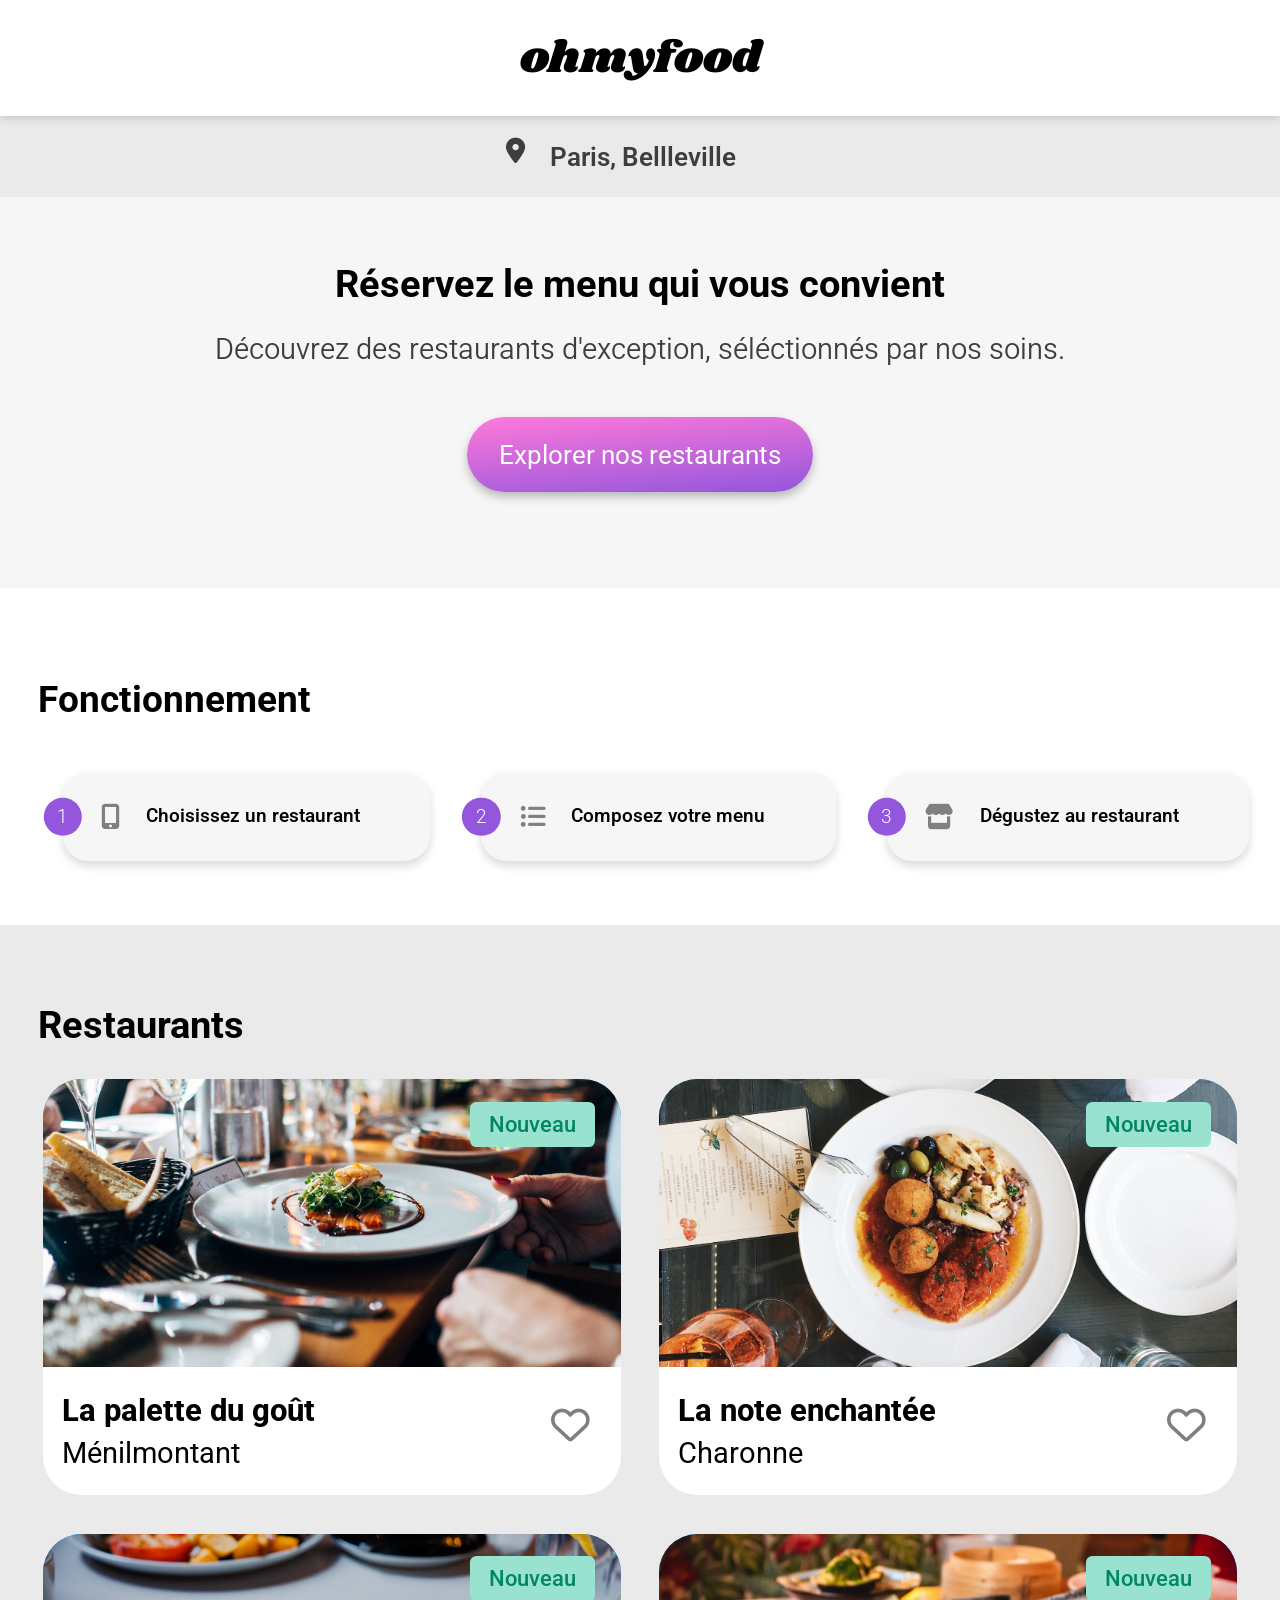
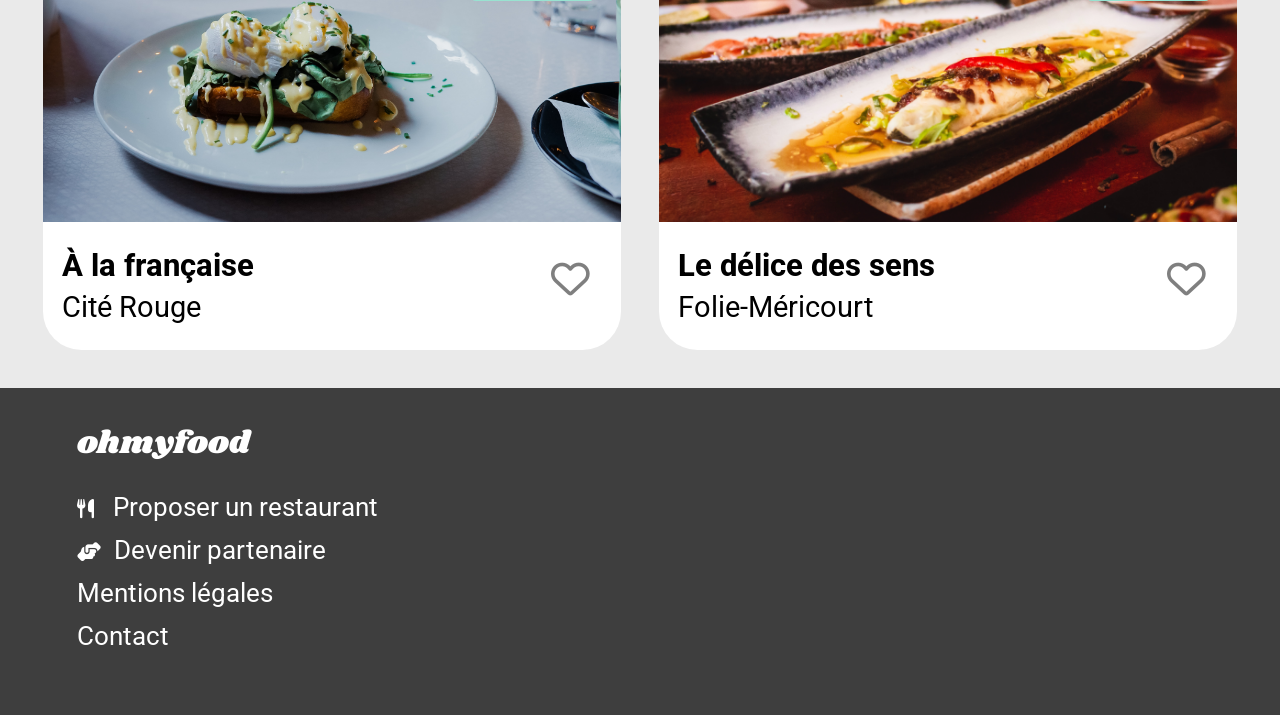
<file: index.html>
<!DOCTYPE html>
<html lang="fr">
  <head>
    <meta charset="UTF-8" >
    <meta http-equiv="X-UA-Compatible" content="IE=edge" >
    <meta name="viewport" content="width=device-width, initial-scale=1.0" >

    <!-- Chemin Pour Style Page -->
    <link rel="stylesheet" href="./CSS/style.css" >

    <!-- Icon Barre Navigateur -->
    <link rel="icon" href="./MEDIA/logo.png" >

    <!-- Import Base de Donnée Icon -->
    <!-- <link
      rel="stylesheet"
      href="https://cdnjs.cloudflare.com/ajax/libs/font-awesome/4.7.0/css/font-awesome.css"
      integrity="sha512-5A8nwdMOWrSz20fDsjczgUidUBR8liPYU+WymTZP1lmY9G6Oc7HlZv156XqnsgNUzTyMefFTcsFH/tnJE/+xBg=="
      crossorigin="anonymous"
      referrerpolicy="no-referrer"
    > -->
    <link
      rel="stylesheet"
      href="https://cdnjs.cloudflare.com/ajax/libs/font-awesome/6.2.1/css/all.min.css"
      integrity="sha512-MV7K8+y+gLIBoVD59lQIYicR65iaqukzvf/nwasF0nqhPay5w/9lJmVM2hMDcnK1OnMGCdVK+iQrJ7lzPJQd1w=="
      crossorigin="anonymous"
      referrerpolicy="no-referrer"
    >

    <!-- Référencement Google -->
    <meta
      name="title"
      content="Omyfood - Réservez le menu qui vous convient !"
    >
    <meta
      name="description"
      content="Découvrez des restaurants d'exception, séléctionnés par nos soins."
    >

    <title>Ohmyfood</title>
  </head>
  <body>
    <header>
      <h1>ohmyfood</h1>
    </header>
    <!-- //
    //
    // Partie - 1
    //
    // -->
    <section class="loader">
      <p>Chargement</p>
      <div class="load"></div>
      <div class="load"></div>
      <div class="load"></div>
    </section>
    <!-- //
    //
    // Partie - 2
    //
    // -->
    <main>
      <section class="top_side">
        <div class="local">
          <i class="fas fa-map-marker-alt local__icon"></i>
          <p>Paris, Bellleville</p>
        </div>
        <h2>Réservez le menu qui vous convient</h2>
        <p class="text">
          Découvrez des restaurants d'exception, séléctionnés par nos soins.
        </p>
        <a href="#explorer">Explorer nos restaurants</a>
      </section>
      <!-- //
      //
      // Partie - 3
      //
      // -->
      <section class="guide">
        <h3>Fonctionnement</h3>
        <div class="global_etapes">
          <div class="etape">
            <i class="tuto__icon fas fa-mobile-alt"></i>
            <p>Choisissez un restaurant</p>
          </div>
          <div class="etape">
            <i class="tuto__icon fas fa-list-ul"></i>
            <p>Composez votre menu</p>
          </div>
          <div class="etape">
            <i class="tuto__icon fas fa-store"></i>
            <p>Dégustez au restaurant</p>
          </div>
        </div>
      </section>
      <!-- //
      //
      // Partie - 4
      //
      // -->
      <section class="annuaire">
        <h3 id="explorer">Restaurants</h3>
        <div class="resto">
          <article>
            <a href="./PAGE/la-palette-du-gout.html">
              <figure>
                <img
                  src="MEDIA/restaurants/jay-wennington-N_Y88TWmGwA-unsplash.jpg"
                  alt="Plat succulent"
                >
                <span>Nouveau</span>
              </figure>
              <div class="figcaption">
                <div>
                  <h2 class="card-footer__title">La palette du goût</h2>
                  <p>Ménilmontant</p>
                </div>
                <i class="fa fa-heart"></i>
              </div>
            </a>
          </article>

          <article>
            <a href="./PAGE/la-note-enchantee.html">
              <figure>
                <img
                  src="MEDIA/restaurants/stil-u2Lp8tXIcjw-unsplash.jpg"
                  alt="Plat succulent"
                >
                <span>Nouveau</span>
              </figure>
              <div class="figcaption">
                <div>
                  <h2 class="card-footer__title">La note enchantée</h2>
                  <p>Charonne</p>
                </div>
                <i class="fa fa-heart"></i>
              </div>
            </a>
          </article>

          <article>
            <a href="./PAGE/a-la-francaise.html">
              <figure>
                <img
                  src="MEDIA/restaurants/toa-heftiba-DQKerTsQwi0-unsplash.jpg"
                  alt="Plat succulent"
                >
                <span>Nouveau</span>
              </figure>
              <div class="figcaption">
                <div>
                  <h2 class="card-footer__title">À la française</h2>
                  <p>Cité Rouge</p>
                </div>
                <i class="fa fa-heart"></i>
              </div>
            </a>
          </article>

          <article>
            <a href="./PAGE/le-delice-des-sens.html">
              <figure>
                <img
                  src="MEDIA/restaurants/louis-hansel-shotsoflouis-qNBGVyOCY8Q-unsplash.jpg"
                  alt="Plat succulent"
              >
                <span>Nouveau</span>
              </figure>
              <div class="figcaption">
                <div>
                  <h2 class="card-footer__title">Le délice des sens</h2>
                  <p>Folie-Méricourt</p>
                </div>
                <i class="fa fa-heart"></i>
              </div>
            </a>
          </article>
        </div>
      </section>
    </main>
    <!-- //
      //
      // Partie - 5
      //
      // -->
    <footer>
      <h3>ohmyfood</h3>
      <a href="#"
        ><i class="footer__icon fas fa-utensils"></i>Proposer un restaurant</a
      >
      <a href="#"
        ><i class="footer__icon fas fa-hands-helping"></i>Devenir partenaire</a
      >
      <a href="#">Mentions légales</a>
      <a href="mailto:contact@ohmyfood.com">Contact</a>
    </footer>
  </body>
</html>
</file>
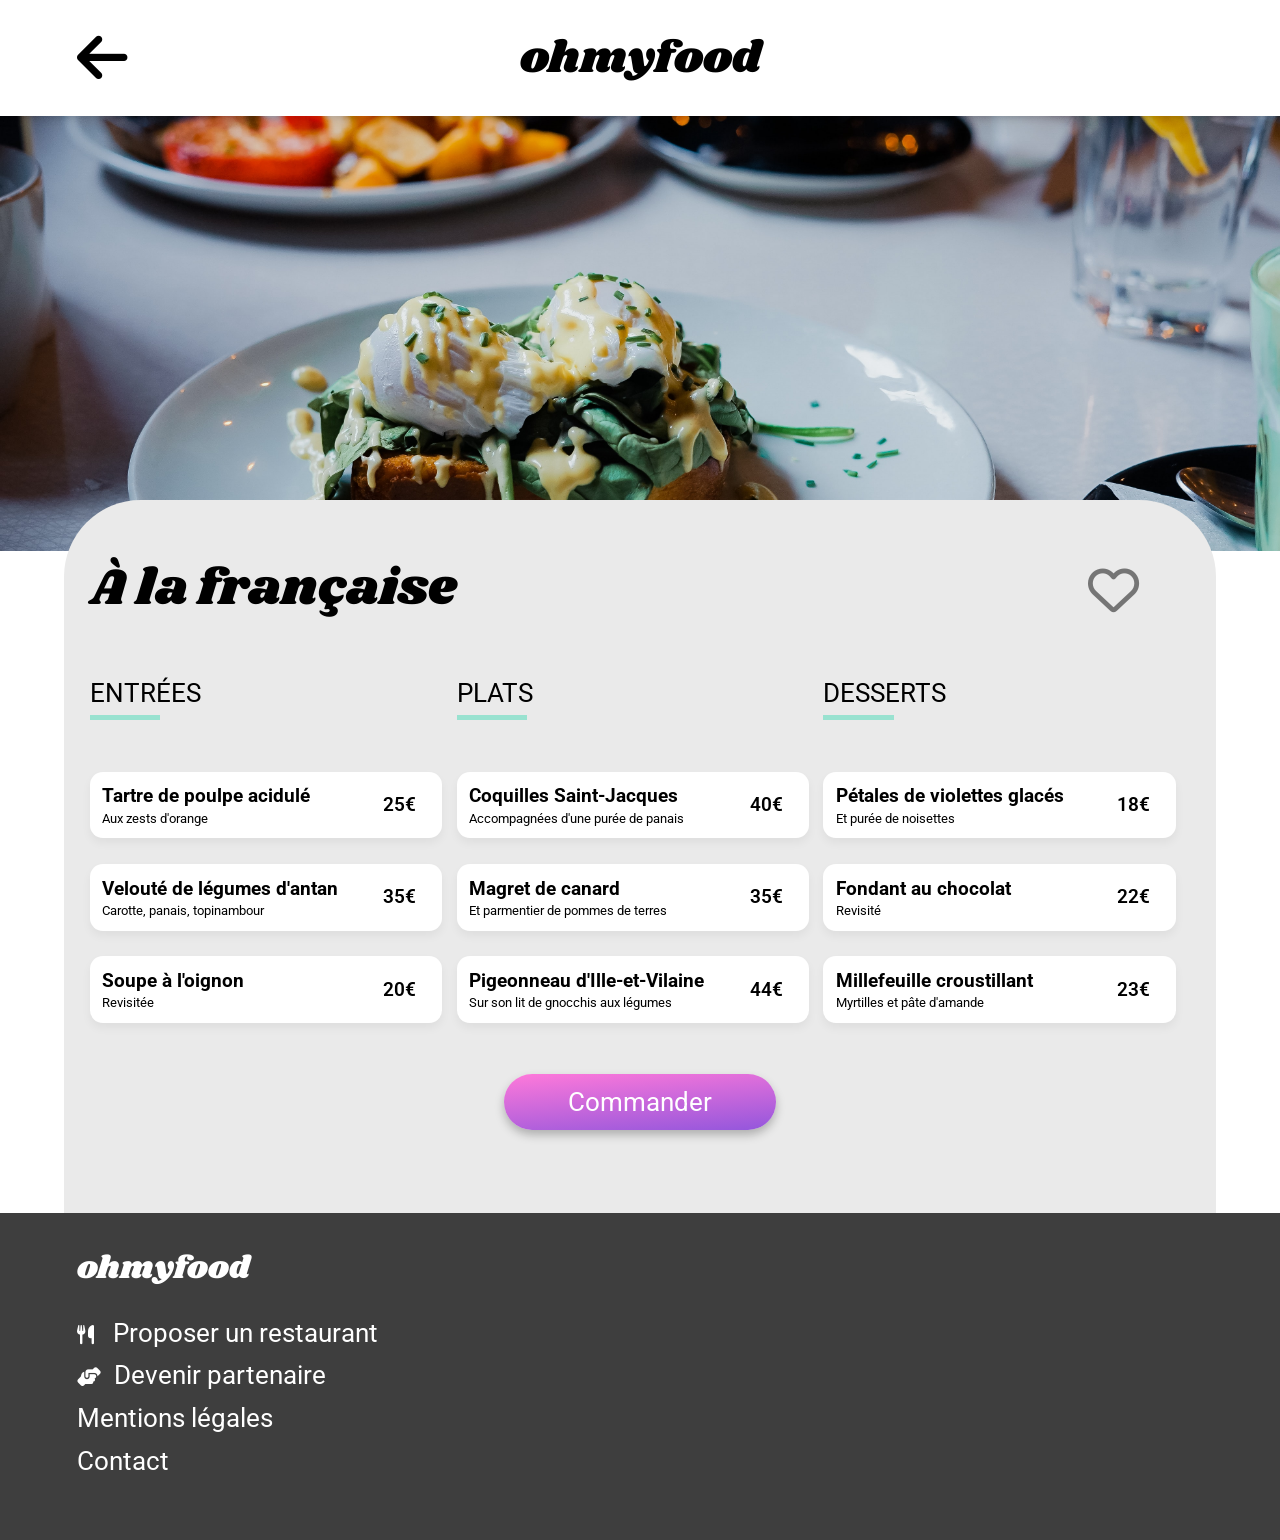
<file: PAGE/a-la-francaise.html>
<!DOCTYPE html>
<html lang="fr">
  <head>
    <meta charset="UTF-8" >
    <meta http-equiv="X-UA-Compatible" content="IE=edge" >
    <meta name="viewport" content="width=device-width, initial-scale=1.0" >

    <!-- Chemin Pour Style Page -->
    <link rel="stylesheet" href="../CSS/style.css" >

    <!-- Icon Barre Navigateur -->
    <link rel="icon" href="../MEDIA/logo.png" >

    <!-- Import Base de Donnée Icon -->
    <link
      rel="stylesheet"
      href="https://cdnjs.cloudflare.com/ajax/libs/font-awesome/4.7.0/css/font-awesome.css"
      integrity="sha512-5A8nwdMOWrSz20fDsjczgUidUBR8liPYU+WymTZP1lmY9G6Oc7HlZv156XqnsgNUzTyMefFTcsFH/tnJE/+xBg=="
      crossorigin="anonymous"
      referrerpolicy="no-referrer"
    >
    <link
      rel="stylesheet"
      href="https://cdnjs.cloudflare.com/ajax/libs/font-awesome/6.2.1/css/all.min.css"
      integrity="sha512-MV7K8+y+gLIBoVD59lQIYicR65iaqukzvf/nwasF0nqhPay5w/9lJmVM2hMDcnK1OnMGCdVK+iQrJ7lzPJQd1w=="
      crossorigin="anonymous"
      referrerpolicy="no-referrer"
    >

    <!-- Référencement Google -->
    <meta name="title" content="Reservia - Voyagez librement !" >
    <meta
      name="description"
      content="Agence de voyage pour vous rendre n'importe où dans le monde pour des vancances de rêves."
    >

    <title>Ohmyfood</title>
  </head>
  <body>
    <header>
      <a href="../index.html" aria-label="retour page accueil"
        ><i class="fas fa-arrow-left header__arrow"></i
      ></a>
      <h1>ohmyfood</h1>
    </header>
    <aside>
      <img
        src="../MEDIA/restaurants/toa-heftiba-DQKerTsQwi0-unsplash.jpg"
        alt="Plat succulent"
      >
    </aside>
    <main class="fiche_resto">
      <h2>À la française<i class="fa fa-heart"></i></h2>

      <section>
        <p class="plats">entrées</p>
        <article>
          <div class="description_plat">
            <h3>Tartre de poulpe acidulé</h3>
            <p>Aux zests d'orange</p>
          </div>
          <span>25€</span>
          <div class="validation_plat"><i class="fas fa-check"></i></div>
        </article>
        <article>
          <div class="description_plat">
            <h3>Velouté de légumes d'antan</h3>
            <p>Carotte, panais, topinambour</p>
          </div>
          <span>35€</span>
          <div class="validation_plat"><i class="fas fa-check"></i></div>
        </article>
        <article>
          <div class="description_plat">
            <h3>Soupe à l'oignon</h3>
            <p>Revisitée</p>
          </div>
          <span>20€</span>
          <div class="validation_plat"><i class="fas fa-check"></i></div>
        </article>

        <p class="plats two">plats</p>
        <article>
          <div class="description_plat">
            <h3>Coquilles Saint-Jacques</h3>
            <p>Accompagnées d'une purée de panais</p>
          </div>
          <span>40€</span>
          <div class="validation_plat"><i class="fas fa-check"></i></div>
        </article>
        <article>
          <div class="description_plat">
            <h3>Magret de canard</h3>
            <p>Et parmentier de pommes de terres</p>
          </div>
          <span>35€</span>
          <div class="validation_plat"><i class="fas fa-check"></i></div>
        </article>
        <article>
          <div class="description_plat">
            <h3>Pigeonneau d'Ille-et-Vilaine</h3>
            <p>Sur son lit de gnocchis aux légumes</p>
          </div>
          <span>44€</span>
          <div class="validation_plat"><i class="fas fa-check"></i></div>
        </article>

        <p class="plats two">desserts</p>
        <article>
          <div class="description_plat">
            <h3>Pétales de violettes glacés</h3>
            <p>Et purée de noisettes</p>
          </div>
          <span>18€</span>
          <div class="validation_plat"><i class="fas fa-check"></i></div>
        </article>
        <article>
          <div class="description_plat">
            <h3>Fondant au chocolat</h3>
            <p>Revisité</p>
          </div>
          <span>22€</span>
          <div class="validation_plat"><i class="fas fa-check"></i></div>
        </article>
        <article>
          <div class="description_plat">
            <h3>Millefeuille croustillant</h3>
            <p>Myrtilles et pâte d'amande</p>
          </div>
          <span>23€</span>
          <div class="validation_plat"><i class="fas fa-check"></i></div>
        </article>
      </section>
      <div class="button_commande">
        <button type="button">Commander</button>
      </div>
    </main>
    <footer>
      <h3>ohmyfood</h3>
      <a href="#"
        ><i class="footer__icon fas fa-utensils"></i>Proposer un restaurant</a
      >
      <a href="#"
        ><i class="footer__icon fas fa-hands-helping"></i>Devenir partenaire</a
      >
      <a href="#">Mentions légales</a>
      <a href="mailto:contact@ohmyfood.com">Contact</a>
    </footer>
  </body>
</html>
</file>
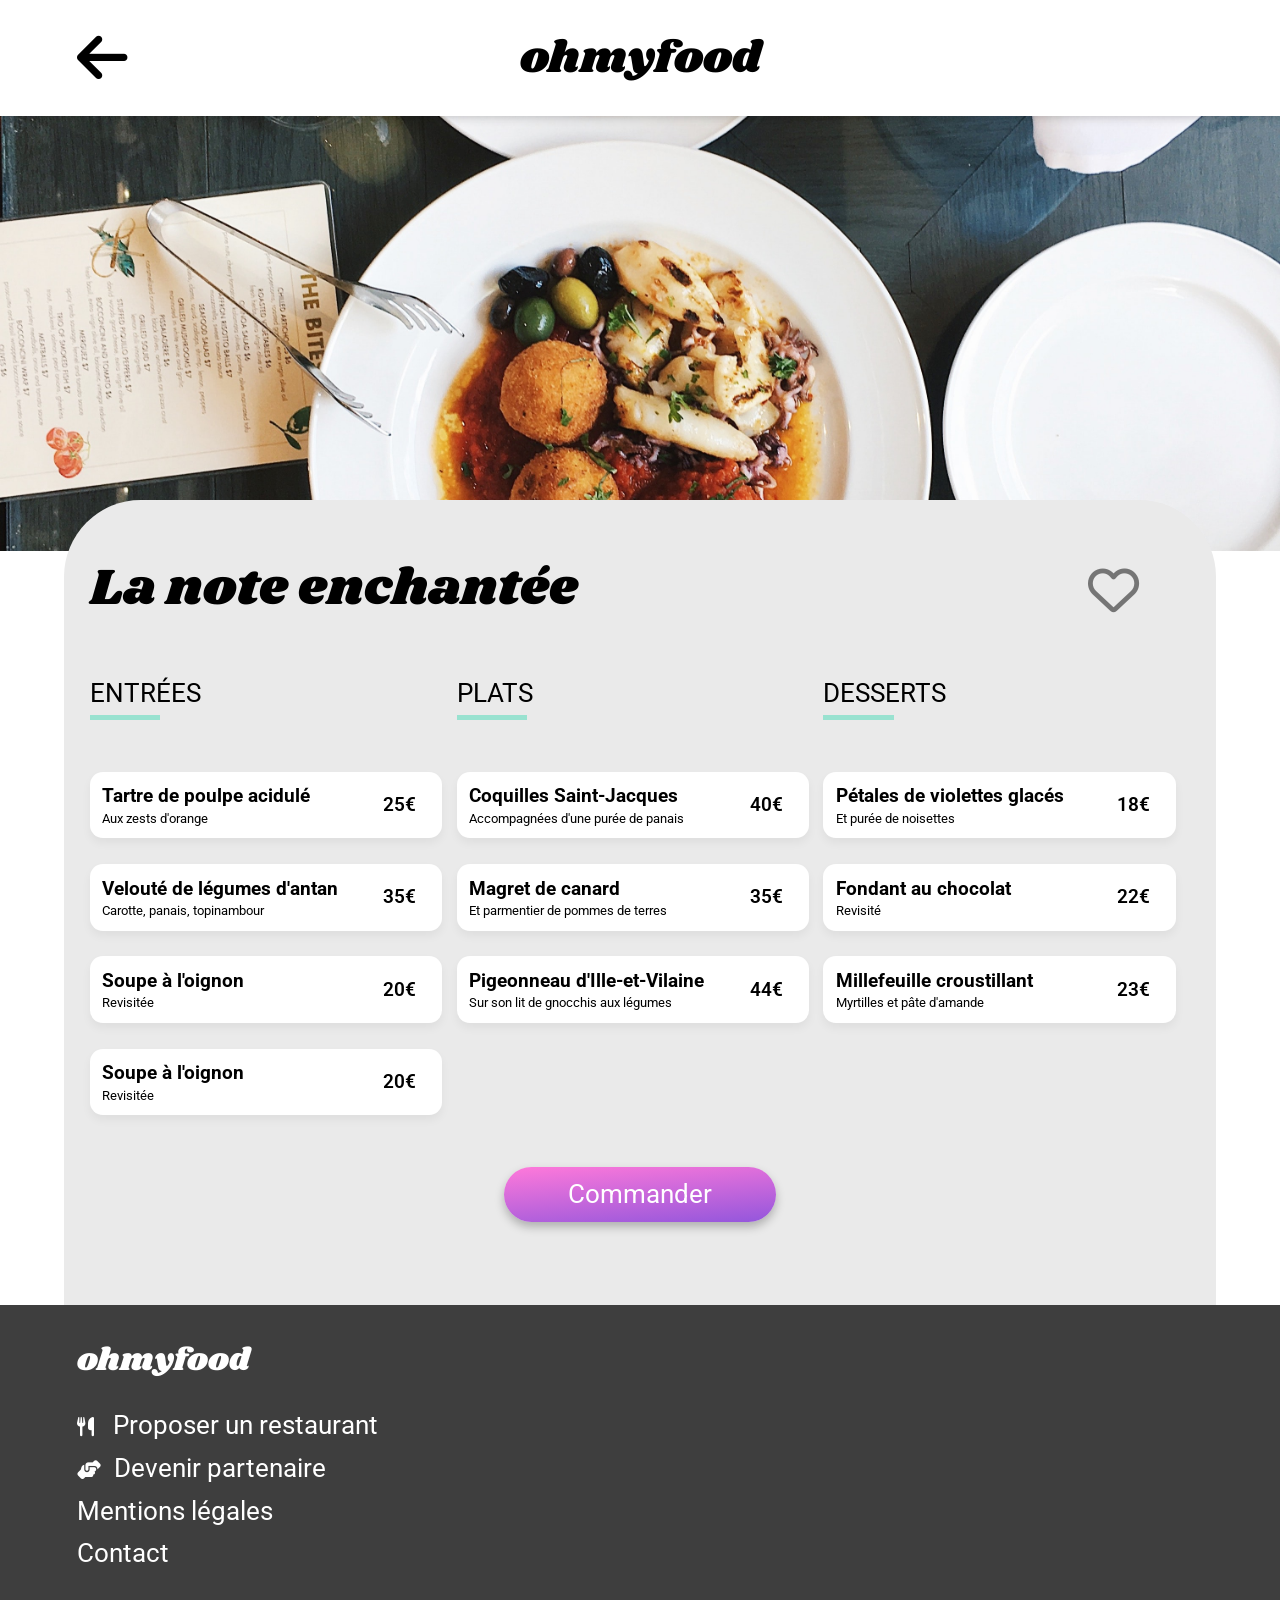
<file: PAGE/la-note-enchantee.html>
<!DOCTYPE html>
<html lang="fr">
  <head>
    <meta charset="UTF-8" >
    <meta http-equiv="X-UA-Compatible" content="IE=edge" >
    <meta name="viewport" content="width=device-width, initial-scale=1.0" >

    <!-- Chemin Pour Style Page -->
    <link rel="stylesheet" href="../CSS/style.css" >

    <!-- Icon Barre Navigateur -->
    <link rel="icon" href="../MEDIA/logo.png" >

    <!-- Import Base de Donnée Icon -->
    <link
      rel="stylesheet"
      href="https://cdnjs.cloudflare.com/ajax/libs/font-awesome/4.7.0/css/font-awesome.css"
      integrity="sha512-5A8nwdMOWrSz20fDsjczgUidUBR8liPYU+WymTZP1lmY9G6Oc7HlZv156XqnsgNUzTyMefFTcsFH/tnJE/+xBg=="
      crossorigin="anonymous"
      referrerpolicy="no-referrer"
    >
    <link
      rel="stylesheet"
      href="https://cdnjs.cloudflare.com/ajax/libs/font-awesome/6.2.1/css/all.min.css"
      integrity="sha512-MV7K8+y+gLIBoVD59lQIYicR65iaqukzvf/nwasF0nqhPay5w/9lJmVM2hMDcnK1OnMGCdVK+iQrJ7lzPJQd1w=="
      crossorigin="anonymous"
      referrerpolicy="no-referrer"
    >

    <!-- Référencement Google -->
    <meta name="title" content="Reservia - Voyagez librement !" >
    <meta
      name="description"
      content="Agence de voyage pour vous rendre n'importe où dans le monde pour des vancances de rêves."
    >

    <title>Ohmyfood</title>
  </head>
  <body>
    <header>
      <a href="../index.html" aria-label="retour page accueil"
        ><i class="fas fa-arrow-left header__arrow"></i
      ></a>
      <h1>ohmyfood</h1>
    </header>
    <aside>
      <img
        src="../MEDIA/restaurants/stil-u2Lp8tXIcjw-unsplash.jpg"
        alt="Plat succulent"
      >
    </aside>
    <main class="fiche_resto">
      <h2>La note enchantée<i class="fa fa-heart"></i></h2>

      <section>
        <p class="plats">entrées</p>
        <article>
          <div class="description_plat">
            <h3>Tartre de poulpe acidulé</h3>
            <p>Aux zests d'orange</p>
          </div>
          <span>25€</span>
          <div class="validation_plat"><i class="fas fa-check"></i></div>
        </article>
        <article>
          <div class="description_plat">
            <h3>Velouté de légumes d'antan</h3>
            <p>Carotte, panais, topinambour</p>
          </div>
          <span>35€</span>
          <div class="validation_plat"><i class="fas fa-check"></i></div>
        </article>
        <article>
          <div class="description_plat">
            <h3>Soupe à l'oignon</h3>
            <p>Revisitée</p>
          </div>
          <span>20€</span>
          <div class="validation_plat"><i class="fas fa-check"></i></div>
        </article>
        <article>
          <div class="description_plat">
            <h3>Soupe à l'oignon</h3>
            <p>Revisitée</p>
          </div>
          <span>20€</span>
          <div class="validation_plat"><i class="fas fa-check"></i></div>
        </article>



        <p class="plats two">plats</p>
        <article>
          <div class="description_plat">
            <h3>Coquilles Saint-Jacques</h3>
            <p>Accompagnées d'une purée de panais</p>
          </div>
          <span>40€</span>
          <div class="validation_plat"><i class="fas fa-check"></i></div>
        </article>
        <article>
          <div class="description_plat">
            <h3>Magret de canard</h3>
            <p>Et parmentier de pommes de terres</p>
          </div>
          <span>35€</span>
          <div class="validation_plat"><i class="fas fa-check"></i></div>
        </article>
        <article>
          <div class="description_plat">
            <h3>Pigeonneau d'Ille-et-Vilaine</h3>
            <p>Sur son lit de gnocchis aux légumes</p>
          </div>
          <span>44€</span>
          <div class="validation_plat"><i class="fas fa-check"></i></div>
        </article>



        <p class="plats two">desserts</p>
        <article>
          <div class="description_plat">
            <h3>Pétales de violettes glacés</h3>
            <p>Et purée de noisettes</p>
          </div>
          <span>18€</span>
          <div class="validation_plat"><i class="fas fa-check"></i></div>
        </article>
        <article>
          <div class="description_plat">
            <h3>Fondant au chocolat</h3>
            <p>Revisité</p>
          </div>
          <span>22€</span>
          <div class="validation_plat"><i class="fas fa-check"></i></div>
        </article>
        <article>
          <div class="description_plat">
            <h3>Millefeuille croustillant</h3>
            <p>Myrtilles et pâte d'amande</p>
          </div>
          <span>23€</span>
          <div class="validation_plat"><i class="fas fa-check"></i></div>
        </article>
      </section>
      <div class="button_commande">
        <button type="button">Commander</button>
      </div>
    </main>
    <footer>
      <h3>ohmyfood</h3>
      <a href="#"
        ><i class="footer__icon fas fa-utensils"></i>Proposer un restaurant</a
      >
      <a href="#"
        ><i class="footer__icon fas fa-hands-helping"></i>Devenir partenaire</a
      >
      <a href="#">Mentions légales</a>
      <a href="mailto:contact@ohmyfood.com">Contact</a>
    </footer>
  </body>
</html>
</file>
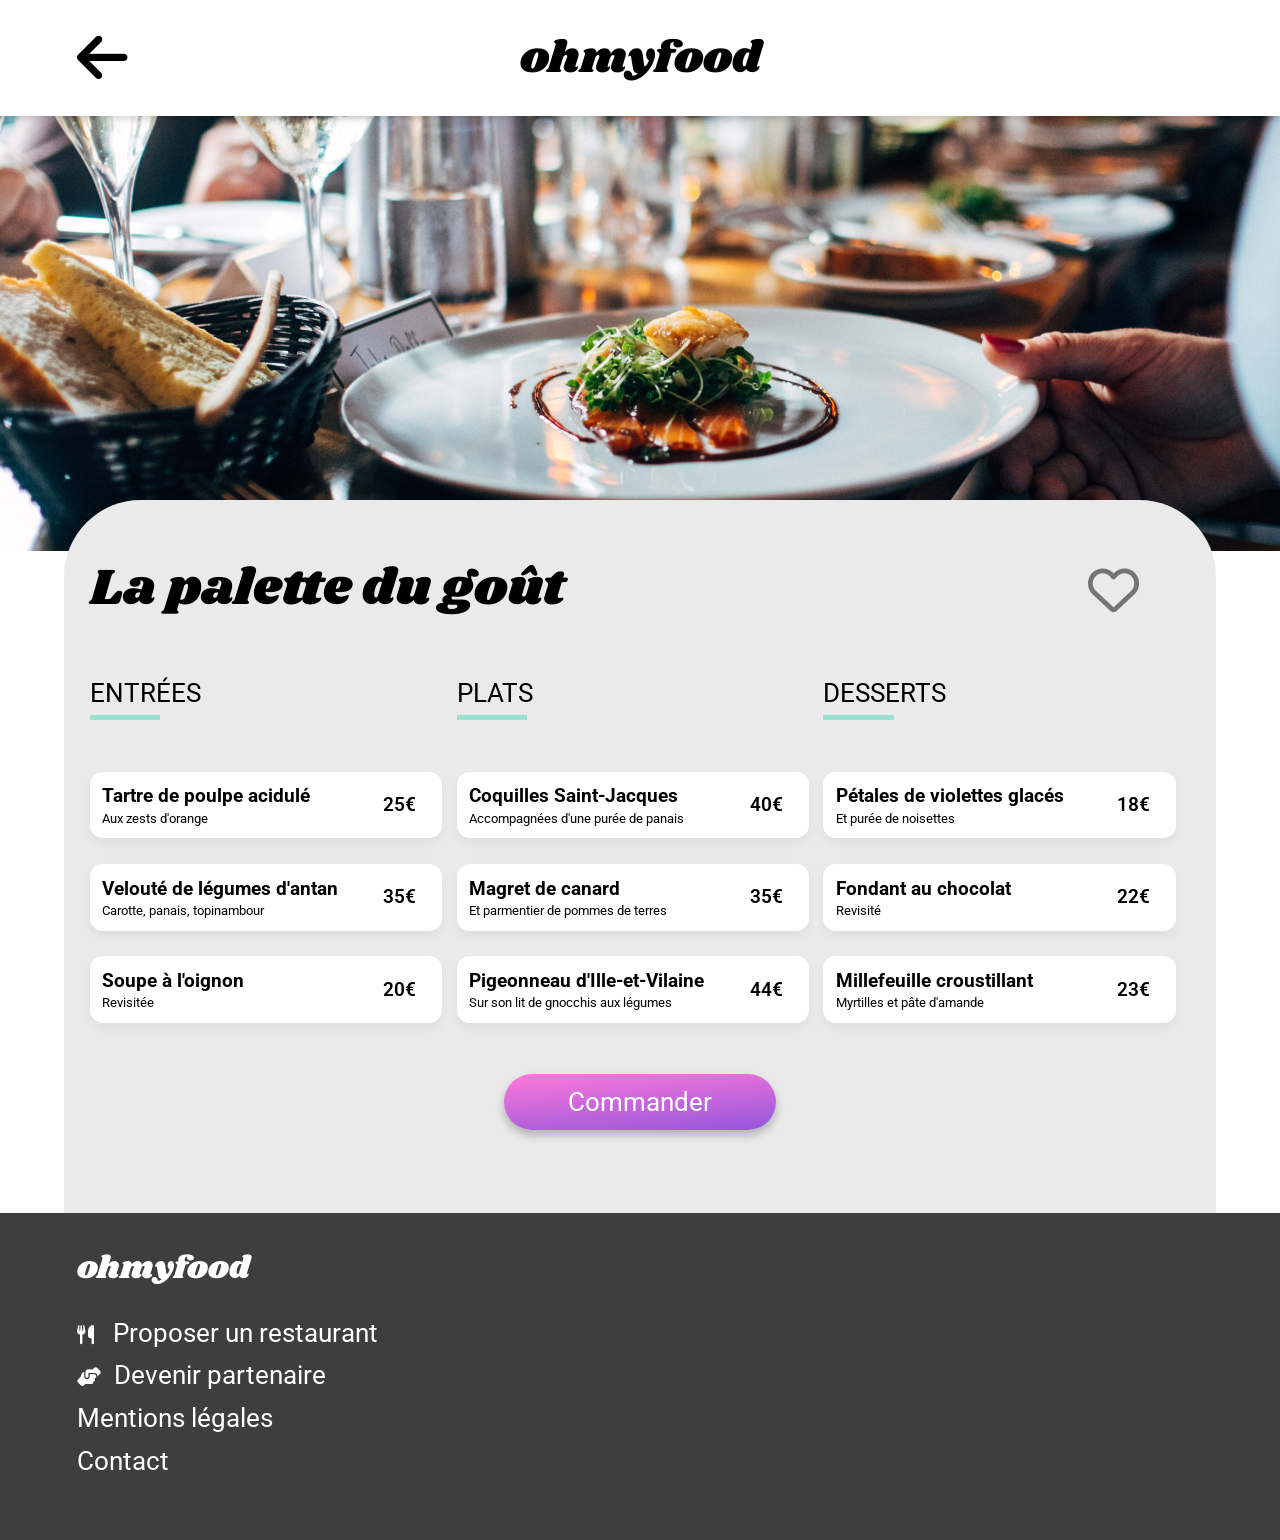
<file: PAGE/la-palette-du-gout.html>
<!DOCTYPE html>
<html lang="fr">
  <head>
    <meta charset="UTF-8" >
    <meta http-equiv="X-UA-Compatible" content="IE=edge" >
    <meta name="viewport" content="width=device-width, initial-scale=1.0" >

    <!-- Chemin Pour Style Page -->
    <link rel="stylesheet" href="../CSS/style.css" >

    <!-- Icon Barre Navigateur -->
    <link rel="icon" href="../MEDIA/logo.png" >

    <!-- Import Base de Donnée Icon -->
    <link
      rel="stylesheet"
      href="https://cdnjs.cloudflare.com/ajax/libs/font-awesome/4.7.0/css/font-awesome.css"
      integrity="sha512-5A8nwdMOWrSz20fDsjczgUidUBR8liPYU+WymTZP1lmY9G6Oc7HlZv156XqnsgNUzTyMefFTcsFH/tnJE/+xBg=="
      crossorigin="anonymous"
      referrerpolicy="no-referrer"
    >
    <link
      rel="stylesheet"
      href="https://cdnjs.cloudflare.com/ajax/libs/font-awesome/6.2.1/css/all.min.css"
      integrity="sha512-MV7K8+y+gLIBoVD59lQIYicR65iaqukzvf/nwasF0nqhPay5w/9lJmVM2hMDcnK1OnMGCdVK+iQrJ7lzPJQd1w=="
      crossorigin="anonymous"
      referrerpolicy="no-referrer"
    >

    <!-- Référencement Google -->
    <meta name="title" content="Reservia - Voyagez librement !" >
    <meta
      name="description"
      content="Agence de voyage pour vous rendre n'importe où dans le monde pour des vancances de rêves."
    >

    <title>Ohmyfood</title>
  </head>
  <body>
    <header>
      <a href="../index.html" aria-label="retour page accueil"
        ><i class="fas fa-arrow-left header__arrow"></i
      ></a>
      <h1>ohmyfood</h1>
    </header>
    <aside>
      <img
        src="../MEDIA/restaurants/jay-wennington-N_Y88TWmGwA-unsplash.jpg"
        alt="Plat succulent"
      >
    </aside>
    <main class="fiche_resto">
      <h2>La palette du goût<i class="fa fa-heart"></i></h2>

      <section>
        <p class="plats">entrées</p>
        <article>
          <div class="description_plat">
            <h3>Tartre de poulpe acidulé</h3>
            <p>Aux zests d'orange</p>
          </div>
          <span>25€</span>
          <div class="validation_plat"><i class="fas fa-check"></i></div>
        </article>
        <article>
          <div class="description_plat">
            <h3>Velouté de légumes d'antan</h3>
            <p>Carotte, panais, topinambour</p>
          </div>
          <span>35€</span>
          <div class="validation_plat"><i class="fas fa-check"></i></div>
        </article>
        <article>
          <div class="description_plat">
            <h3>Soupe à l'oignon</h3>
            <p>Revisitée</p>
          </div>
          <span>20€</span>
          <div class="validation_plat"><i class="fas fa-check"></i></div>
        </article>



        <p class="plats two">plats</p>
        <article>
          <div class="description_plat">
            <h3>Coquilles Saint-Jacques</h3>
            <p>Accompagnées d'une purée de panais</p>
          </div>
          <span>40€</span>
          <div class="validation_plat"><i class="fas fa-check"></i></div>
        </article>
        <article>
          <div class="description_plat">
            <h3>Magret de canard</h3>
            <p>Et parmentier de pommes de terres</p>
          </div>
          <span>35€</span>
          <div class="validation_plat"><i class="fas fa-check"></i></div>
        </article>
        <article>
          <div class="description_plat">
            <h3>Pigeonneau d'Ille-et-Vilaine</h3>
            <p>Sur son lit de gnocchis aux légumes</p>
          </div>
          <span>44€</span>
          <div class="validation_plat"><i class="fas fa-check"></i></div>
        </article>



        <p class="plats two">desserts</p>
        <article>
          <div class="description_plat">
            <h3>Pétales de violettes glacés</h3>
            <p>Et purée de noisettes</p>
          </div>
          <span>18€</span>
          <div class="validation_plat"><i class="fas fa-check"></i></div>
        </article>
        <article>
          <div class="description_plat">
            <h3>Fondant au chocolat</h3>
            <p>Revisité</p>
          </div>
          <span>22€</span>
          <div class="validation_plat"><i class="fas fa-check"></i></div>
        </article>
        <article>
          <div class="description_plat">
            <h3>Millefeuille croustillant</h3>
            <p>Myrtilles et pâte d'amande</p>
          </div>
          <span>23€</span>
          <div class="validation_plat"><i class="fas fa-check"></i></div>
        </article>
      </section>
      <div class="button_commande">
        <button type="button">Commander</button>
      </div>
    </main>
    <footer>
      <h3>ohmyfood</h3>
      <a href="#"
        ><i class="footer__icon fas fa-utensils"></i>Proposer un restaurant</a
      >
      <a href="#"
        ><i class="footer__icon fas fa-hands-helping"></i>Devenir partenaire</a
      >
      <a href="#">Mentions légales</a>
      <a href="mailto:contact@ohmyfood.com">Contact</a>
    </footer>
  </body>
</html>
</file>
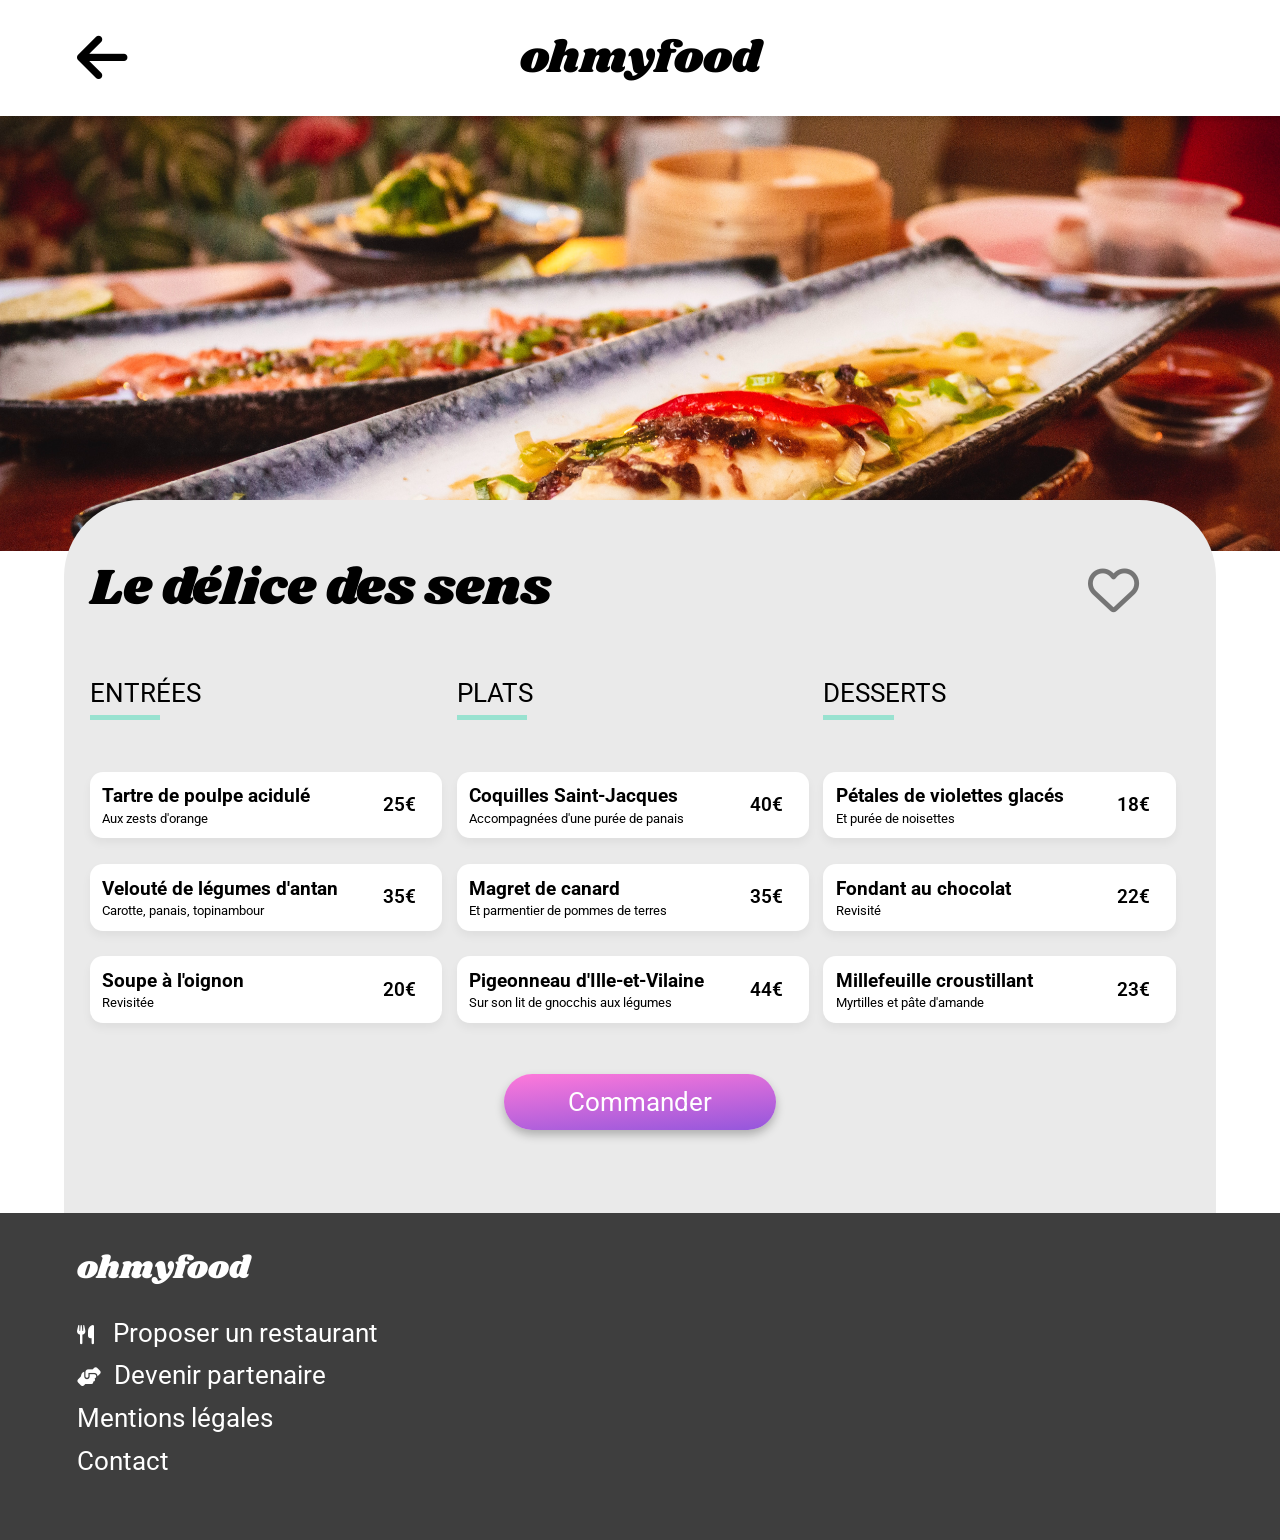
<file: PAGE/le-delice-des-sens.html>
<!DOCTYPE html>
<html lang="fr">
  <head>
    <meta charset="UTF-8" >
    <meta http-equiv="X-UA-Compatible" content="IE=edge" >
    <meta name="viewport" content="width=device-width, initial-scale=1.0" >

    <!-- Chemin Pour Style Page -->
    <link rel="stylesheet" href="../CSS/style.css" >

    <!-- Icon Barre Navigateur -->
    <link rel="icon" href="../MEDIA/logo.png" >

    <!-- Import Base de Donnée Icon -->
    <link
      rel="stylesheet"
      href="https://cdnjs.cloudflare.com/ajax/libs/font-awesome/4.7.0/css/font-awesome.css"
      integrity="sha512-5A8nwdMOWrSz20fDsjczgUidUBR8liPYU+WymTZP1lmY9G6Oc7HlZv156XqnsgNUzTyMefFTcsFH/tnJE/+xBg=="
      crossorigin="anonymous"
      referrerpolicy="no-referrer"
    >
    <link
      rel="stylesheet"
      href="https://cdnjs.cloudflare.com/ajax/libs/font-awesome/6.2.1/css/all.min.css"
      integrity="sha512-MV7K8+y+gLIBoVD59lQIYicR65iaqukzvf/nwasF0nqhPay5w/9lJmVM2hMDcnK1OnMGCdVK+iQrJ7lzPJQd1w=="
      crossorigin="anonymous"
      referrerpolicy="no-referrer"
    >

    <!-- Référencement Google -->
    <meta name="title" content="Reservia - Voyagez librement !" >
    <meta
      name="description"
      content="Agence de voyage pour vous rendre n'importe où dans le monde pour des vancances de rêves."
    >

    <title>Ohmyfood</title>
  </head>
  <body>
    <header>
      <a href="../index.html" aria-label="retour page accueil">
        <i class="fas fa-arrow-left header__arrow"></i
      ></a>
      <h1>ohmyfood</h1>
    </header>
    <aside>
      <img
        src="../MEDIA/restaurants/louis-hansel-shotsoflouis-qNBGVyOCY8Q-unsplash.jpg"
        alt="Plat succulent"
      >
    </aside>
    <main class="fiche_resto">
      <h2>Le délice des sens<i class="fa fa-heart"></i></h2>

      <section>
        <p class="plats">entrées</p>
        <article>
          <div class="description_plat">
            <h3>Tartre de poulpe acidulé</h3>
            <p>Aux zests d'orange</p>
          </div>
          <span>25€</span>
          <div class="validation_plat"><i class="fas fa-check"></i></div>
        </article>
        <article>
          <div class="description_plat">
            <h3>Velouté de légumes d'antan</h3>
            <p>Carotte, panais, topinambour</p>
          </div>
          <span>35€</span>
          <div class="validation_plat"><i class="fas fa-check"></i></div>
        </article>
        <article>
          <div class="description_plat">
            <h3>Soupe à l'oignon</h3>
            <p>Revisitée</p>
          </div>
          <span>20€</span>
          <div class="validation_plat"><i class="fas fa-check"></i></div>
        </article>

        <p class="plats two">plats</p>
        <article>
          <div class="description_plat">
            <h3>Coquilles Saint-Jacques</h3>
            <p>Accompagnées d'une purée de panais</p>
          </div>
          <span>40€</span>
          <div class="validation_plat"><i class="fas fa-check"></i></div>
        </article>
        <article>
          <div class="description_plat">
            <h3>Magret de canard</h3>
            <p>Et parmentier de pommes de terres</p>
          </div>
          <span>35€</span>
          <div class="validation_plat"><i class="fas fa-check"></i></div>
        </article>
        <article>
          <div class="description_plat">
            <h3>Pigeonneau d'Ille-et-Vilaine</h3>
            <p>Sur son lit de gnocchis aux légumes</p>
          </div>
          <span>44€</span>
          <div class="validation_plat"><i class="fas fa-check"></i></div>
        </article>

        <p class="plats two">desserts</p>
        <article>
          <div class="description_plat">
            <h3>Pétales de violettes glacés</h3>
            <p>Et purée de noisettes</p>
          </div>
          <span>18€</span>
          <div class="validation_plat"><i class="fas fa-check"></i></div>
        </article>
        <article>
          <div class="description_plat">
            <h3>Fondant au chocolat</h3>
            <p>Revisité</p>
          </div>
          <span>22€</span>
          <div class="validation_plat"><i class="fas fa-check"></i></div>
        </article>
        <article>
          <div class="description_plat">
            <h3>Millefeuille croustillant</h3>
            <p>Myrtilles et pâte d'amande</p>
          </div>
          <span>23€</span>
          <div class="validation_plat"><i class="fas fa-check"></i></div>
        </article>
      </section>
      <div class="button_commande">
        <button type="button">Commander</button>
      </div>
    </main>
    <footer>
      <h3>ohmyfood</h3>
      <a href="#"
        ><i class="footer__icon fas fa-utensils"></i>Proposer un restaurant</a
      >
      <a href="#"
        ><i class="footer__icon fas fa-hands-helping"></i>Devenir partenaire</a
      >
      <a href="#">Mentions légales</a>
      <a href="mailto:contact@ohmyfood.com">Contact</a>
    </footer>
  </body>
</html>
</file>
<file: CSS/style.css>
@import url("https://fonts.googleapis.com/css2?family=Roboto:wght@100;300;400;500;700;900&family=Shrikhand&display=swap");
@import url("https://fonts.googleapis.com/css2?family=Shrikhand&display=swap");
.fiche_resto .button_commande, .fiche_resto section article .validation_plat, .annuaire .resto article a figure span, .annuaire .resto, main .guide .global_etapes .etape::before, main .guide .global_etapes, main .top_side .local, main .top_side, header {
  display: flex;
  align-items: center;
  justify-content: center;
}

* {
  margin: 0;
  padding: 0;
  box-sizing: border-box;
  scrollbar-width: none;
  -ms-overflow-style: none;
  font-family: "Roboto", sans-serif;
}

::-webkit-scrollbar {
  display: none;
}

body {
  background: #fff;
  transition: background 1s;
}

li {
  list-style-type: none;
}

a {
  text-decoration: none;
  cursor: pointer;
  color: #fff;
}

a:visited {
  color: #fff;
}

body.modelight {
  background: rgb(214, 212, 212);
  transition: background 1s;
}
body.modelight li {
  list-style-type: none;
}
body.modelight a {
  text-decoration: none;
  cursor: pointer;
  color: black;
}
body.modelight a:visited {
  color: black;
}

header {
  position: relative;
  padding: 2vw;
  width: 100%;
  box-shadow: 0 0 10px rgba(0, 0, 0, 0.25);
  z-index: 2;
}

header h1 {
  font-family: "Shrikhand", "cursive";
  font-size: 7vw;
  font-weight: 200;
}

.loader {
  position: fixed;
  top: 0;
  left: 0;
  background: transparent;
  backdrop-filter: blur(5px);
  -webkit-backdrop-filter: blur(5px);
  height: 100vh;
  width: 100vw;
  z-index: 10;
  display: flex;
  align-items: center;
  justify-content: center;
  gap: 1vw;
  animation: animate4 0.1s ease-in-out forwards;
  animation-delay: 3s;
}

@keyframes animate4 {
  0% {
    opacity: 1;
  }
  100% {
    opacity: 0;
    visibility: hidden;
  }
}
.loader p {
  position: absolute;
  font-family: "Shrikhand", "cursive";
  letter-spacing: 0.2vw;
  top: 42%;
  font-size: 5vw;
  font-weight: 300;
  display: flex;
  align-items: center;
  justify-content: center;
}

.loader .load {
  height: 4vw;
  width: 4vw;
  border-radius: 50%;
  background: #9356DC;
  animation: animate3 1s ease-in-out infinite;
}
.loader .load:nth-child(1) {
  animation-delay: 0.2s;
}
.loader .load:nth-child(2) {
  animation-delay: 0.4s;
}
.loader .load:nth-child(3) {
  animation-delay: 0.6s;
}
.loader .load:nth-child(4) {
  animation-delay: 0.8s;
}
.loader .load:nth-child(5) {
  animation-delay: 1s;
}
.loader .load:nth-child(6) {
  animation-delay: 1.2s;
}
.loader .load:nth-child(7) {
  animation-delay: 1.4s;
}
.loader .load:nth-child(8) {
  animation-delay: 1.6s;
}
.loader .load:nth-child(9) {
  animation-delay: 1.8s;
}
.loader .load:nth-child(10) {
  animation-delay: 2s;
}
.loader .load:nth-child(11) {
  animation-delay: 2.2s;
}
.loader .load:nth-child(12) {
  animation-delay: 2.4s;
}

main .top_side {
  flex-direction: column;
  background: #F6F6F6;
}

main .top_side .local {
  width: 100%;
  color: #3E3E3E;
  background: #EAEAEA;
  padding: 4vw 6vw 4vw 0vw;
}

main .top_side .local i {
  margin-right: 4vw;
  font-size: 4vw;
  margin-top: -1vw;
}

main .top_side .local p {
  font-weight: 600;
  font-size: 4vw;
}

main .top_side h2 {
  margin-top: 10vw;
  text-align: center;
  font-weight: 700;
  font-size: 6vw;
  width: 60%;
}

main .top_side .text {
  margin-top: 4vw;
  text-align: center;
  width: 80%;
  color: #3E3E3E;
  font-weight: 350;
  font-size: 4.5vw;
}

main .top_side a {
  margin: 8vw 0 15vw 0;
  padding: 3.5vw 5vw 3.5vw 5vw;
  text-align: center;
  color: white;
  background: linear-gradient(175deg, #FF79DA, #9356DC);
  border-radius: 8vw;
  border: none;
  font-size: 4vw;
  box-shadow: 0 5px 10px rgba(0, 0, 0, 0.25);
  transition: 0.5s;
}
main .top_side a:hover {
  box-shadow: 10px 15px 10px rgba(0, 0, 0, 0.5);
  filter: brightness(1.25);
  transform: translateY(-10px);
}

main .guide {
  padding: 14vw 4vw 10vw 6vw;
}

main .guide h3 {
  font-size: 5.8vw;
}

main .guide .global_etapes {
  flex-direction: column;
  padding-left: 3vw;
  gap: 6vw;
  margin-top: 8vw;
  counter-reset: etape;
}

main .guide .global_etapes .etape {
  position: relative;
  display: flex;
  background: #F6F6F6;
  padding: 6.5vw 0vw 6.5vw 0vw;
  font-size: 4vw;
  font-weight: 550;
  border-radius: 5vw;
  box-shadow: 0 5px 10px rgba(0, 0, 0, 0.15);
  width: 100%;
}
main .guide .global_etapes .etape:hover {
  background: #F5EDFF;
}
main .guide .global_etapes .etape:hover i {
  color: #9356DC;
}

main .guide .global_etapes .etape i {
  color: gray;
  font-size: 5vw;
  margin: 0 5vw 0 8vw;
}

main .guide .global_etapes .etape::before {
  counter-increment: etape;
  content: counter(etape);
  position: absolute;
  left: -3vw;
  height: 6vw;
  width: 6vw;
  background: #9356DC;
  border-radius: 50%;
  color: white;
  font-size: 3.5vw;
  font-weight: 300;
}

.annuaire {
  background: #EAEAEA;
  padding: 12vw 6vw 6vw 6vw;
}

.annuaire h3 {
  font-size: 6vw;
  margin: 0 0 5vw 0;
}

.annuaire .resto {
  flex-direction: column;
  gap: 4vw;
}

.annuaire .resto article {
  height: 65vw;
  width: 100%;
  overflow: hidden;
  border-radius: 3vw;
  background: white;
  transition: 0.5s;
}
.annuaire .resto article:hover {
  transform: scale(1.05);
  box-shadow: 10px 15px 10px rgba(0, 0, 0, 0.5);
}

.annuaire .resto article a {
  height: 100%;
  width: 100%;
}

.annuaire .resto article a figure {
  position: relative;
  height: 45vw;
  width: 100%;
  overflow: hidden;
  background-color: rgb(0, 136, 255);
}

.annuaire .resto article a figure img {
  height: 60vw;
  width: 100%;
  transform: translateY(-15vw);
  object-fit: cover;
}

.annuaire .resto article a figure span {
  position: absolute;
  top: 3.5vw;
  right: 4vw;
  padding: 1.5vw 3vw;
  z-index: 2;
  background: #99E2D0;
  font-weight: 500;
  color: #008665;
  border-radius: 0.5vw;
  font-size: 3.5vw;
}

.annuaire .resto article a .figcaption {
  display: flex;
  flex-wrap: wrap;
  justify-content: space-between;
  align-items: center;
  height: 20vw;
  padding: 0 5vw 0 3vw;
  color: black;
}

.annuaire .resto article a .figcaption h2 {
  font-size: 4.8vw;
  font-weight: 750;
}

.annuaire .resto article a .figcaption p {
  font-size: 4.5vw;
  margin-top: 1vw;
}

.annuaire .resto article a .figcaption i {
  font-size: 6vw;
  margin-top: -2vw;
  color: rgba(0, 0, 0, 0.5);
  font-weight: 100;
}
.annuaire .resto article a .figcaption i:hover::after {
  transform: scale(1);
}

.annuaire .resto article a .figcaption i::after {
  content: "\f004";
  position: absolute;
  font-size: 6vw;
  right: 5vw;
  font-weight: 700;
  background: linear-gradient(10deg, #FF79DA, #9356DC);
  background-clip: text;
  -webkit-background-clip: text;
  -webkit-text-fill-color: transparent;
  transform: scale(0);
  transition: 0.5s;
}

footer {
  background-color: #3E3E3E;
  display: flex;
  flex-direction: column;
  padding: 5vw 0 8vw 6vw;
}

footer h3 {
  font-family: "Shrikhand", "cursive";
  font-size: 5vw;
  font-weight: 100;
  color: white;
  margin-bottom: 4vw;
}

footer a {
  font-size: 4vw;
  font-weight: 400;
  color: white;
  margin-bottom: 2vw;
  transition: 0.5s;
}
footer a:hover {
  letter-spacing: 0.2em;
}

footer a i {
  font-size: 3vw;
  font-weight: 100;
  color: white;
  margin-right: 3vw;
}

footer a .fa-hands-helping {
  margin-right: 2vw;
}

@media screen and (min-width: 768px) {
  header {
    position: relative;
    padding: 2vw;
    width: 100%;
    box-shadow: 0 0 10px rgba(0, 0, 0, 0.25);
    z-index: 2;
  }
  header h1 {
    font-family: "Shrikhand", "cursive";
    font-size: 3.5vw;
    font-weight: 200;
  }
  .loader {
    position: fixed;
    top: 0;
    left: 0;
    background: transparent;
    backdrop-filter: blur(5px);
    -webkit-backdrop-filter: blur(5px);
    height: 100vh;
    width: 100vw;
    z-index: 10;
    display: flex;
    align-items: center;
    justify-content: center;
    gap: 1vw;
    animation: animate4 0.1s ease-in-out forwards;
    animation-delay: 3s;
  }
  @keyframes animate4 {
    0% {
      opacity: 1;
    }
    100% {
      opacity: 0;
      visibility: hidden;
    }
  }
  .loader p {
    position: absolute;
    font-family: "Shrikhand", "cursive";
    letter-spacing: 0.2vw;
    top: 40%;
    font-size: 2.5vw;
    font-weight: 300;
    display: flex;
    align-items: center;
    justify-content: center;
  }
  .loader .load {
    height: 2vw;
    width: 2vw;
    border-radius: 50%;
    background: #9356DC;
    animation: animate3 1s ease-in-out infinite;
  }
  .loader .load:nth-child(1) {
    animation-delay: 0.2s;
  }
  .loader .load:nth-child(2) {
    animation-delay: 0.4s;
  }
  .loader .load:nth-child(3) {
    animation-delay: 0.6s;
  }
  .loader .load:nth-child(4) {
    animation-delay: 0.8s;
  }
  .loader .load:nth-child(5) {
    animation-delay: 1s;
  }
  .loader .load:nth-child(6) {
    animation-delay: 1.2s;
  }
  .loader .load:nth-child(7) {
    animation-delay: 1.4s;
  }
  .loader .load:nth-child(8) {
    animation-delay: 1.6s;
  }
  .loader .load:nth-child(9) {
    animation-delay: 1.8s;
  }
  .loader .load:nth-child(10) {
    animation-delay: 2s;
  }
  .loader .load:nth-child(11) {
    animation-delay: 2.2s;
  }
  .loader .load:nth-child(12) {
    animation-delay: 2.4s;
  }
  main .top_side {
    flex-direction: column;
    background: #F6F6F6;
  }
  main .top_side .local {
    width: 100%;
    color: #3E3E3E;
    background: #EAEAEA;
    padding: 2vw 3vw 2vw 0vw;
  }
  main .top_side .local i {
    margin-right: 2vw;
    font-size: 2vw;
    margin-top: -1vw;
  }
  main .top_side .local p {
    font-weight: 600;
    font-size: 2vw;
  }
  main .top_side h2 {
    margin-top: 5vw;
    text-align: center;
    font-weight: 700;
    font-size: 3vw;
    width: 60%;
  }
  main .top_side .text {
    margin-top: 2vw;
    text-align: center;
    width: 80%;
    color: #3E3E3E;
    font-weight: 350;
    font-size: 2.25vw;
  }
  main .top_side a {
    margin: 4vw 0 7.5vw 0;
    padding: 1.75vw 2.5vw 1.75vw 2.5vw;
    text-align: center;
    color: white;
    background: linear-gradient(175deg, #FF79DA, #9356DC);
    border-radius: 8vw;
    border: none;
    font-size: 2vw;
    box-shadow: 0 5px 10px rgba(0, 0, 0, 0.25);
    transition: 0.5s;
    cursor: pointer;
  }
  main .top_side a:hover {
    box-shadow: 10px 15px 10px rgba(0, 0, 0, 0.5);
    filter: brightness(1.25);
    transform: translateY(-10px);
  }
  main .guide {
    padding: 7vw 2vw 5vw 3vw;
  }
  main .guide h3 {
    font-size: 2.9vw;
  }
  main .guide .global_etapes {
    flex-direction: row;
    padding-left: 1.5vw;
    gap: 4vw;
    margin-top: 4vw;
    counter-reset: etape;
  }
  main .guide .global_etapes .etape {
    position: relative;
    display: flex;
    background: #F6F6F6;
    padding: 2.5vw 5.5vw 2.5vw 0vw;
    font-size: 1.5vw;
    font-weight: 550;
    border-radius: 2vw;
    box-shadow: 0 5px 10px rgba(0, 0, 0, 0.15);
    width: auto;
  }
  main .guide .global_etapes .etape i {
    color: gray;
    font-size: 2vw;
    margin: 0 2vw 0 3vw;
  }
  main .guide .global_etapes .etape::before {
    counter-increment: etape;
    content: counter(etape);
    position: absolute;
    top: 50%;
    left: 0vw;
    height: 3vw;
    width: 3vw;
    background: #9356DC;
    border-radius: 50%;
    color: white;
    font-size: 1.5vw;
    font-weight: 300;
    transform: translate(-50%, -50%);
  }
  .annuaire {
    background: #EAEAEA;
    padding: 6vw 3vw 3vw 3vw;
  }
  .annuaire h3 {
    font-size: 3vw;
    margin: 0 0 2.5vw 0;
  }
  .annuaire .resto {
    flex-direction: row;
    flex-wrap: wrap;
    gap: 3vw;
  }
  .annuaire .resto article {
    height: 32.5vw;
    width: 48%;
    overflow: hidden;
    border-radius: 3vw;
    background: white;
    transition: 0.5s;
  }
  .annuaire .resto article:hover {
    transform: scale(1.05);
    box-shadow: 10px 15px 10px rgba(0, 0, 0, 0.5);
  }
  .annuaire .resto article a {
    height: 100%;
    width: 100%;
  }
  .annuaire .resto article a figure {
    position: relative;
    height: 22.5vw;
    width: 100%;
    overflow: hidden;
    background-color: rgb(0, 136, 255);
  }
  .annuaire .resto article a figure img {
    height: 31vw;
    width: 100%;
    transform: translateY(-7.5vw);
    object-fit: cover;
  }
  .annuaire .resto article a figure span {
    position: absolute;
    top: 1.75vw;
    right: 2vw;
    padding: 0.75vw 1.5vw;
    z-index: 2;
    background: #99E2D0;
    font-weight: 500;
    color: #008665;
    border-radius: 0.5vw;
    font-size: 1.75vw;
  }
  .annuaire .resto article a .figcaption {
    position: relative;
    display: flex;
    flex-wrap: wrap;
    justify-content: space-between;
    align-items: center;
    height: 10vw;
    padding: 0 2.5vw 0 1.5vw;
    color: black;
  }
  .annuaire .resto article a .figcaption h2 {
    font-size: 2.4vw;
    font-weight: 750;
  }
  .annuaire .resto article a .figcaption p {
    font-size: 2.25vw;
    margin-top: 0.5vw;
  }
  .annuaire .resto article a .figcaption i {
    font-size: 3vw;
    margin-top: -1vw;
    color: rgba(0, 0, 0, 0.5);
    font-weight: 100;
  }
  .annuaire .resto article a .figcaption i:hover::after {
    transform: scale(1);
  }
  .annuaire .resto article a .figcaption i::after {
    content: "\f004";
    position: absolute;
    font-size: 3vw;
    right: 2.5vw;
    font-weight: 700;
    background: linear-gradient(10deg, #FF79DA, #9356DC);
    background-clip: text;
    -webkit-background-clip: text;
    -webkit-text-fill-color: transparent;
    transform: scale(0);
    transition: 0.5s;
  }
  footer {
    background-color: #3E3E3E;
    display: flex;
    flex-direction: column;
    padding: 2.5vw 0 4vw 6vw;
    width: 100%;
  }
  footer h3 {
    font-family: "Shrikhand", "cursive";
    font-size: 2.5vw;
    font-weight: 100;
    color: white;
    margin-bottom: 2vw;
  }
  footer a {
    font-size: 2vw;
    font-weight: 400;
    color: white;
    margin-bottom: 1vw;
    transition: 0.5s;
  }
  footer a:hover {
    letter-spacing: 0.2em;
  }
  footer a i {
    font-size: 1.5vw;
    font-weight: 100;
    color: white;
    margin-right: 1.5vw;
  }
  footer a .fa-hands-helping {
    margin-right: 1vw;
  }
}
header a {
  position: absolute;
  top: 50%;
  left: 8vw;
  transform: translate(-50%, -50%);
  font-size: 4.5vw;
}

header a i {
  color: black;
  padding: 3vw;
}
header a i:hover {
  animation: animate 2s ease-in-out infinite;
}

@keyframes animate {
  0% {
    transform: translateX(0vw);
  }
  50% {
    transform: translateX(-4vw);
  }
  100% {
    transform: translateX(0vw);
  }
}
aside {
  height: 68vw;
  width: 100%;
  overflow: hidden;
}

aside img {
  height: 72vw;
  width: 100%;
  object-fit: cover;
}

.fiche_resto {
  position: relative;
  background-color: #EAEAEA;
  width: 100%;
  padding: 8vw 4vw 8vw 4vw;
  border-radius: 12.5vw 12.5vw 0 0;
  margin-top: -11vw;
}

.fiche_resto h2 {
  font-family: "Shrikhand", "cursive";
  font-size: 8vw;
  font-weight: 200;
  width: 100%;
  display: flex;
  justify-content: space-between;
  padding-right: 4vw;
}

.fiche_resto h2 i {
  font-size: 8vw;
  margin-top: 1vw;
  color: rgba(0, 0, 0, 0.5);
  font-weight: 100;
}
.fiche_resto h2 i:hover::after {
  transform: scale(1);
}

.fiche_resto h2 i::after {
  content: "\f004";
  position: absolute;
  font-size: 8vw;
  right: 8vw;
  font-weight: 700;
  background: linear-gradient(10deg, #FF79DA, #9356DC);
  background-clip: text;
  -webkit-background-clip: text;
  -webkit-text-fill-color: transparent;
  transform: scale(0);
  transition: 0.5s;
}

.fiche_resto section {
  margin-bottom: 12vw;
}

.fiche_resto section .plats {
  position: relative;
  text-transform: uppercase;
  margin-top: 8vw;
  margin-bottom: 6vw;
  font-size: 4.5vw;
}

.fiche_resto section .plats::after {
  content: "";
  position: absolute;
  background-color: #99E2D0;
  bottom: 0;
  left: 0;
  margin-bottom: -2vw;
  height: 0.8vw;
  width: 11vw;
}

.fiche_resto section .two {
  margin-top: 12vw;
}

.fiche_resto section article {
  margin-top: 4vw;
  background: white;
  border-radius: 4vw;
  box-shadow: 0 5px 10px rgba(0, 0, 0, 0.05);
  overflow: hidden;
  display: flex;
  opacity: 0;
  animation: animate3 1s ease-in-out forwards;
}
.fiche_resto section article:nth-child(1) {
  animation-delay: 0.2s;
}
.fiche_resto section article:nth-child(2) {
  animation-delay: 0.4s;
}
.fiche_resto section article:nth-child(3) {
  animation-delay: 0.6s;
}
.fiche_resto section article:nth-child(4) {
  animation-delay: 0.8s;
}
.fiche_resto section article:nth-child(5) {
  animation-delay: 1s;
}
.fiche_resto section article:nth-child(6) {
  animation-delay: 1.2s;
}
.fiche_resto section article:nth-child(7) {
  animation-delay: 1.4s;
}
.fiche_resto section article:nth-child(8) {
  animation-delay: 1.6s;
}
.fiche_resto section article:nth-child(9) {
  animation-delay: 1.8s;
}
.fiche_resto section article:nth-child(10) {
  animation-delay: 2s;
}
.fiche_resto section article:nth-child(11) {
  animation-delay: 2.2s;
}
.fiche_resto section article:nth-child(12) {
  animation-delay: 2.4s;
}
.fiche_resto section article:nth-child(13) {
  animation-delay: 2.6s;
}

@keyframes animate3 {
  0% {
    transform: translateY(50%);
    opacity: 0;
  }
  100% {
    transform: translateY(0%);
    opacity: 1;
  }
}
.fiche_resto section article .description_plat {
  padding: 3.5vw 4vw 3.5vw 3vw;
  width: 100%;
  overflow: hidden;
}

.fiche_resto section article .description_plat h3 {
  font-size: 5vw;
  white-space: nowrap;
  text-overflow: ellipsis;
  overflow: hidden;
}

.fiche_resto section article .description_plat p {
  margin-top: 1vw;
  font-size: 4vw;
  white-space: nowrap;
  text-overflow: ellipsis;
  overflow: hidden;
}

.fiche_resto section article span {
  background: white;
  font-size: 4vw;
  font-weight: 600;
  display: flex;
  justify-content: flex-end;
  align-items: end;
  margin: 0vw 4vw 3.5vw 0vw;
}

.fiche_resto section article .validation_plat {
  background: #99E2D0;
  width: 0vw;
  transition: 0.5s;
  overflow: hidden;
}

.fiche_resto section article:hover .validation_plat {
  width: 25vw;
}

.fiche_resto section article .validation_plat i {
  background: white;
  color: #99E2D0;
  border-radius: 50%;
  padding: 1vw;
  font-size: 4vw;
}

.fiche_resto section article:hover .validation_plat i {
  animation: animate2 0.5s ease-in-out forwards;
}

@keyframes animate2 {
  0% {
    transform: rotate(-240deg);
  }
  100% {
    transform: rotate(0deg);
  }
}
.fiche_resto .button_commande button {
  margin: 0vw 0 10vw 0;
  padding: 3.5vw 12vw 3.5vw 12vw;
  text-align: center;
  color: white;
  background: linear-gradient(175deg, #FF79DA, #9356DC);
  border-radius: 8vw;
  border: none;
  font-size: 4vw;
  box-shadow: 0 5px 10px rgba(0, 0, 0, 0.25);
  transition: 0.5s;
}
.fiche_resto .button_commande button:hover {
  box-shadow: 10px 15px 10px rgba(0, 0, 0, 0.5);
  filter: brightness(1.25);
  transform: translateY(-10px);
}

@media screen and (min-width: 768px) {
  body {
    display: flex;
    flex-direction: column;
    align-items: center;
  }
  header a {
    position: absolute;
    top: 50%;
    left: 8vw;
    transform: translate(-50%, -50%);
    font-size: 4.5vw;
  }
  header a i {
    color: black;
    padding: 3vw;
  }
  header a i:hover {
    animation: animate 2s ease-in-out infinite;
  }
  @keyframes animate {
    0% {
      transform: translateX(0vw);
    }
    50% {
      transform: translateX(-4vw);
    }
    100% {
      transform: translateX(0vw);
    }
  }
  aside {
    height: 34vw;
    width: 100%;
    overflow: hidden;
  }
  aside img {
    height: 36vw;
    width: 100%;
  }
  .fiche_resto {
    position: relative;
    background-color: #EAEAEA;
    width: 90%;
    padding: 4vw 2vw 4vw 2vw;
    border-radius: 6vw 6vw 0 0;
    margin-top: -4vw;
  }
  .fiche_resto h2 {
    font-family: "Shrikhand", "cursive";
    font-size: 4vw;
    font-weight: 200;
    width: 100%;
    display: flex;
    justify-content: space-between;
    padding-right: 4vw;
  }
  .fiche_resto h2 i {
    font-size: 4vw;
    margin-top: 1vw;
    color: rgba(0, 0, 0, 0.5);
    font-weight: 100;
  }
  .fiche_resto h2 i:hover::after {
    transform: scale(1);
  }
  .fiche_resto h2 i::after {
    content: "\f004";
    position: absolute;
    font-size: 4vw;
    right: 6vw;
    font-weight: 700;
    background: linear-gradient(10deg, #FF79DA, #9356DC);
    background-clip: text;
    -webkit-background-clip: text;
    -webkit-text-fill-color: transparent;
    transform: scale(0);
    transition: 0.5s;
  }
  .fiche_resto section {
    margin-bottom: 4vw;
    display: flex;
    flex-direction: column;
    flex-wrap: wrap;
    max-height: 40vw;
  }
  .fiche_resto section .plats {
    position: relative;
    text-transform: uppercase;
    margin-top: 4vw;
    margin-bottom: 3vw;
    font-size: 2vw;
  }
  .fiche_resto section .plats::after {
    content: "";
    position: absolute;
    background-color: #99E2D0;
    bottom: 0;
    left: 0;
    margin-bottom: -1vw;
    height: 0.4vw;
    width: 5.5vw;
  }
  .fiche_resto section .two {
    margin-top: 4vw;
  }
  .fiche_resto section article {
    width: 32%;
    margin-top: 2vw;
    background: white;
    border-radius: 1vw;
    box-shadow: 0 5px 10px rgba(0, 0, 0, 0.05);
    overflow: hidden;
    display: flex;
    opacity: 0;
    animation: animate3 1s ease-in-out forwards;
  }
  .fiche_resto section article:nth-child(1) {
    animation-delay: 0.2s;
  }
  .fiche_resto section article:nth-child(2) {
    animation-delay: 0.4s;
  }
  .fiche_resto section article:nth-child(3) {
    animation-delay: 0.6s;
  }
  .fiche_resto section article:nth-child(4) {
    animation-delay: 0.8s;
  }
  .fiche_resto section article:nth-child(5) {
    animation-delay: 1s;
  }
  .fiche_resto section article:nth-child(6) {
    animation-delay: 1.2s;
  }
  .fiche_resto section article:nth-child(7) {
    animation-delay: 1.4s;
  }
  .fiche_resto section article:nth-child(8) {
    animation-delay: 1.6s;
  }
  .fiche_resto section article:nth-child(9) {
    animation-delay: 1.8s;
  }
  .fiche_resto section article:nth-child(10) {
    animation-delay: 2s;
  }
  .fiche_resto section article:nth-child(11) {
    animation-delay: 2.2s;
  }
  .fiche_resto section article:nth-child(12) {
    animation-delay: 2.4s;
  }
  .fiche_resto section article:nth-child(13) {
    animation-delay: 2.6s;
  }
  @keyframes animate3 {
    0% {
      transform: translateY(50%);
      opacity: 0;
    }
    100% {
      transform: translateY(0%);
      opacity: 1;
    }
  }
  .fiche_resto section article .description_plat {
    padding: 1vw 1vw 1vw 1vw;
    width: 100%;
    overflow: hidden;
  }
  .fiche_resto section article .description_plat h3 {
    font-size: 1.5vw;
    white-space: nowrap;
    text-overflow: ellipsis;
    overflow: hidden;
  }
  .fiche_resto section article .description_plat p {
    margin-top: 0.25vw;
    font-size: 1vw;
    white-space: nowrap;
    text-overflow: ellipsis;
    overflow: hidden;
  }
  .fiche_resto section article span {
    background: white;
    font-size: 1.5vw;
    font-weight: 600;
    display: flex;
    justify-content: flex-end;
    align-items: end;
    margin: 0vw 2vw 1.75vw 0vw;
  }
  .fiche_resto section article .validation_plat {
    background: #99E2D0;
    width: 0vw;
    transition: 0.5s;
    overflow: hidden;
  }
  .fiche_resto section article:hover .validation_plat {
    width: 12.5vw;
  }
  .fiche_resto section article .validation_plat i {
    background: white;
    color: #99E2D0;
    border-radius: 50%;
    padding: 0.5vw;
    font-size: 1.5vw;
  }
  .fiche_resto section article:hover .validation_plat i {
    animation: animate2 0.5s ease-in-out forwards;
  }
  @keyframes animate2 {
    0% {
      transform: rotate(-240deg);
    }
    100% {
      transform: rotate(0deg);
    }
  }
  .fiche_resto .button_commande button {
    margin: 0vw 0 2.5vw 0;
    padding: 1vw 5vw 1vw 5vw;
    text-align: center;
    color: white;
    background: linear-gradient(175deg, #FF79DA, #9356DC);
    border-radius: 4vw;
    border: none;
    font-size: 2vw;
    box-shadow: 0 5px 10px rgba(0, 0, 0, 0.25);
    transition: 0.5s;
  }
  .fiche_resto .button_commande button:hover {
    box-shadow: 10px 15px 10px rgba(0, 0, 0, 0.5);
    filter: brightness(1.25);
    transform: translateY(-10px);
  }
}

/*# sourceMappingURL=style.css.map */
</file>
